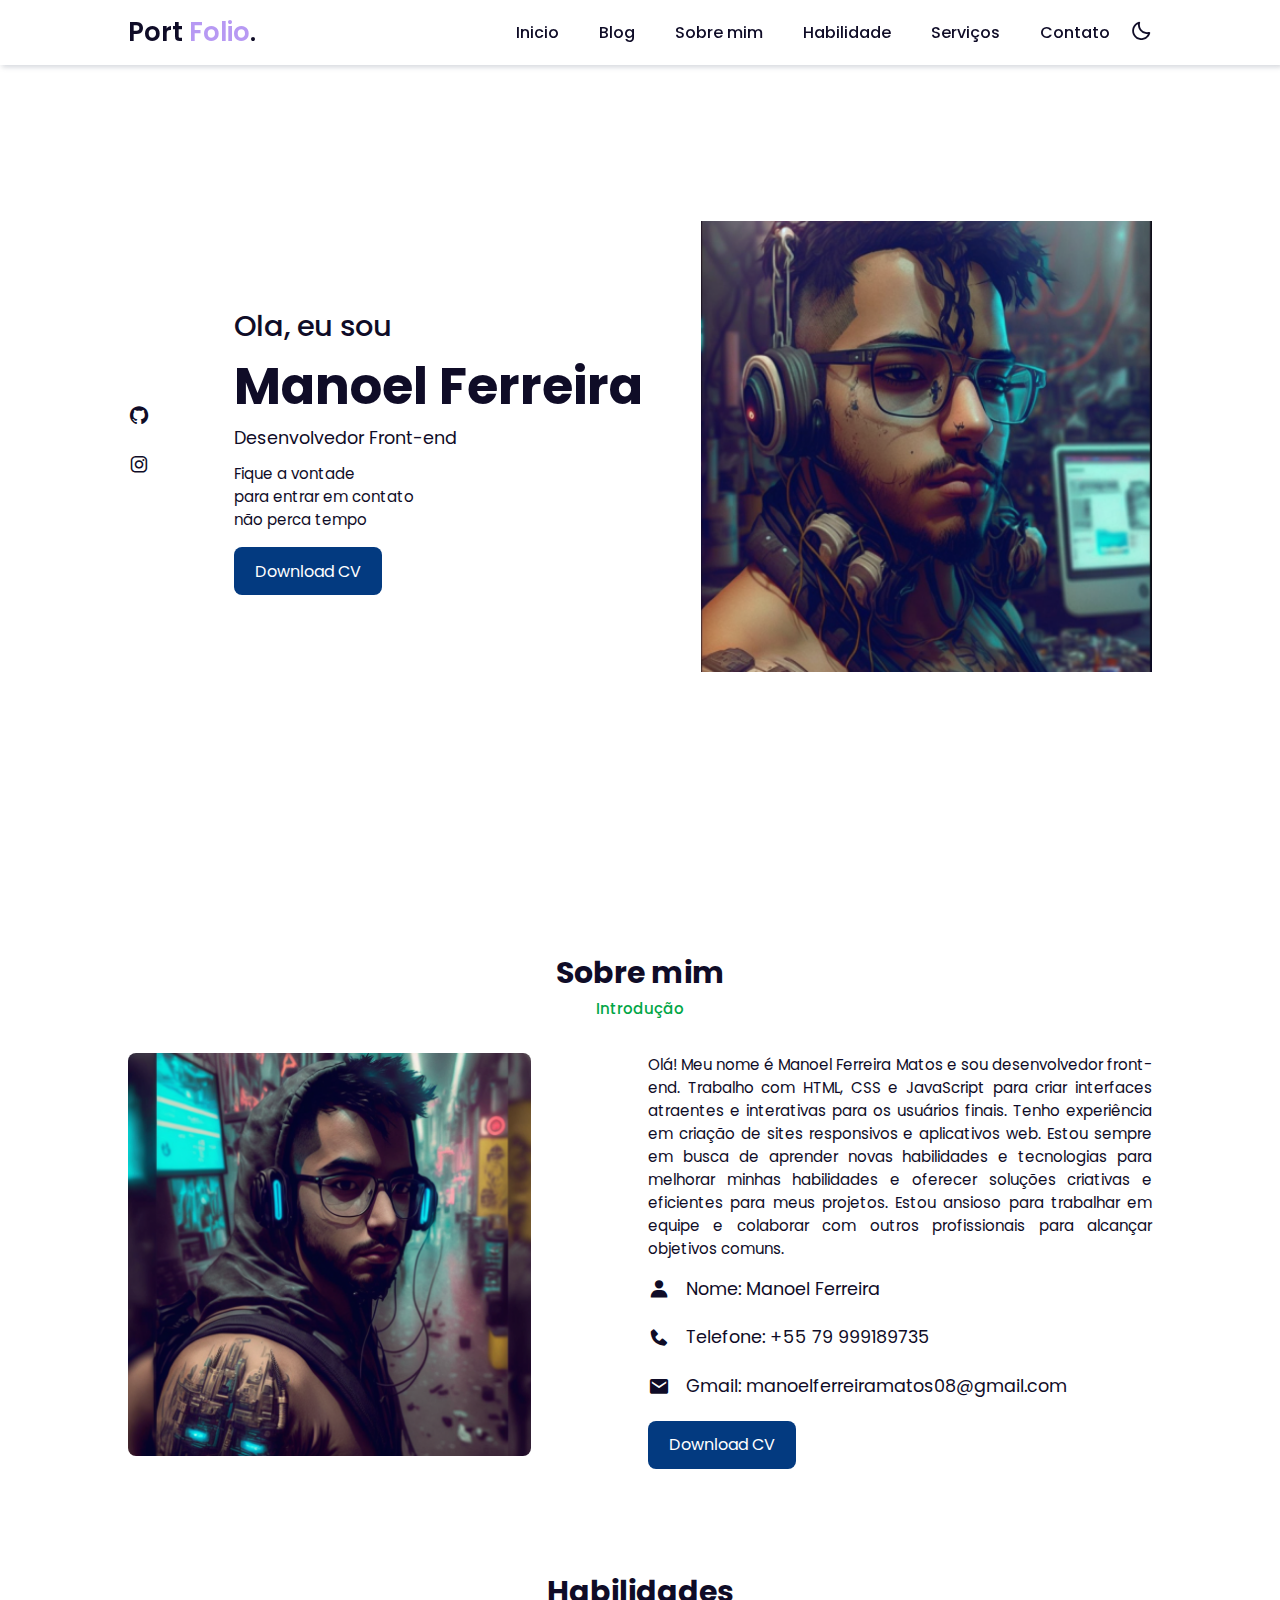
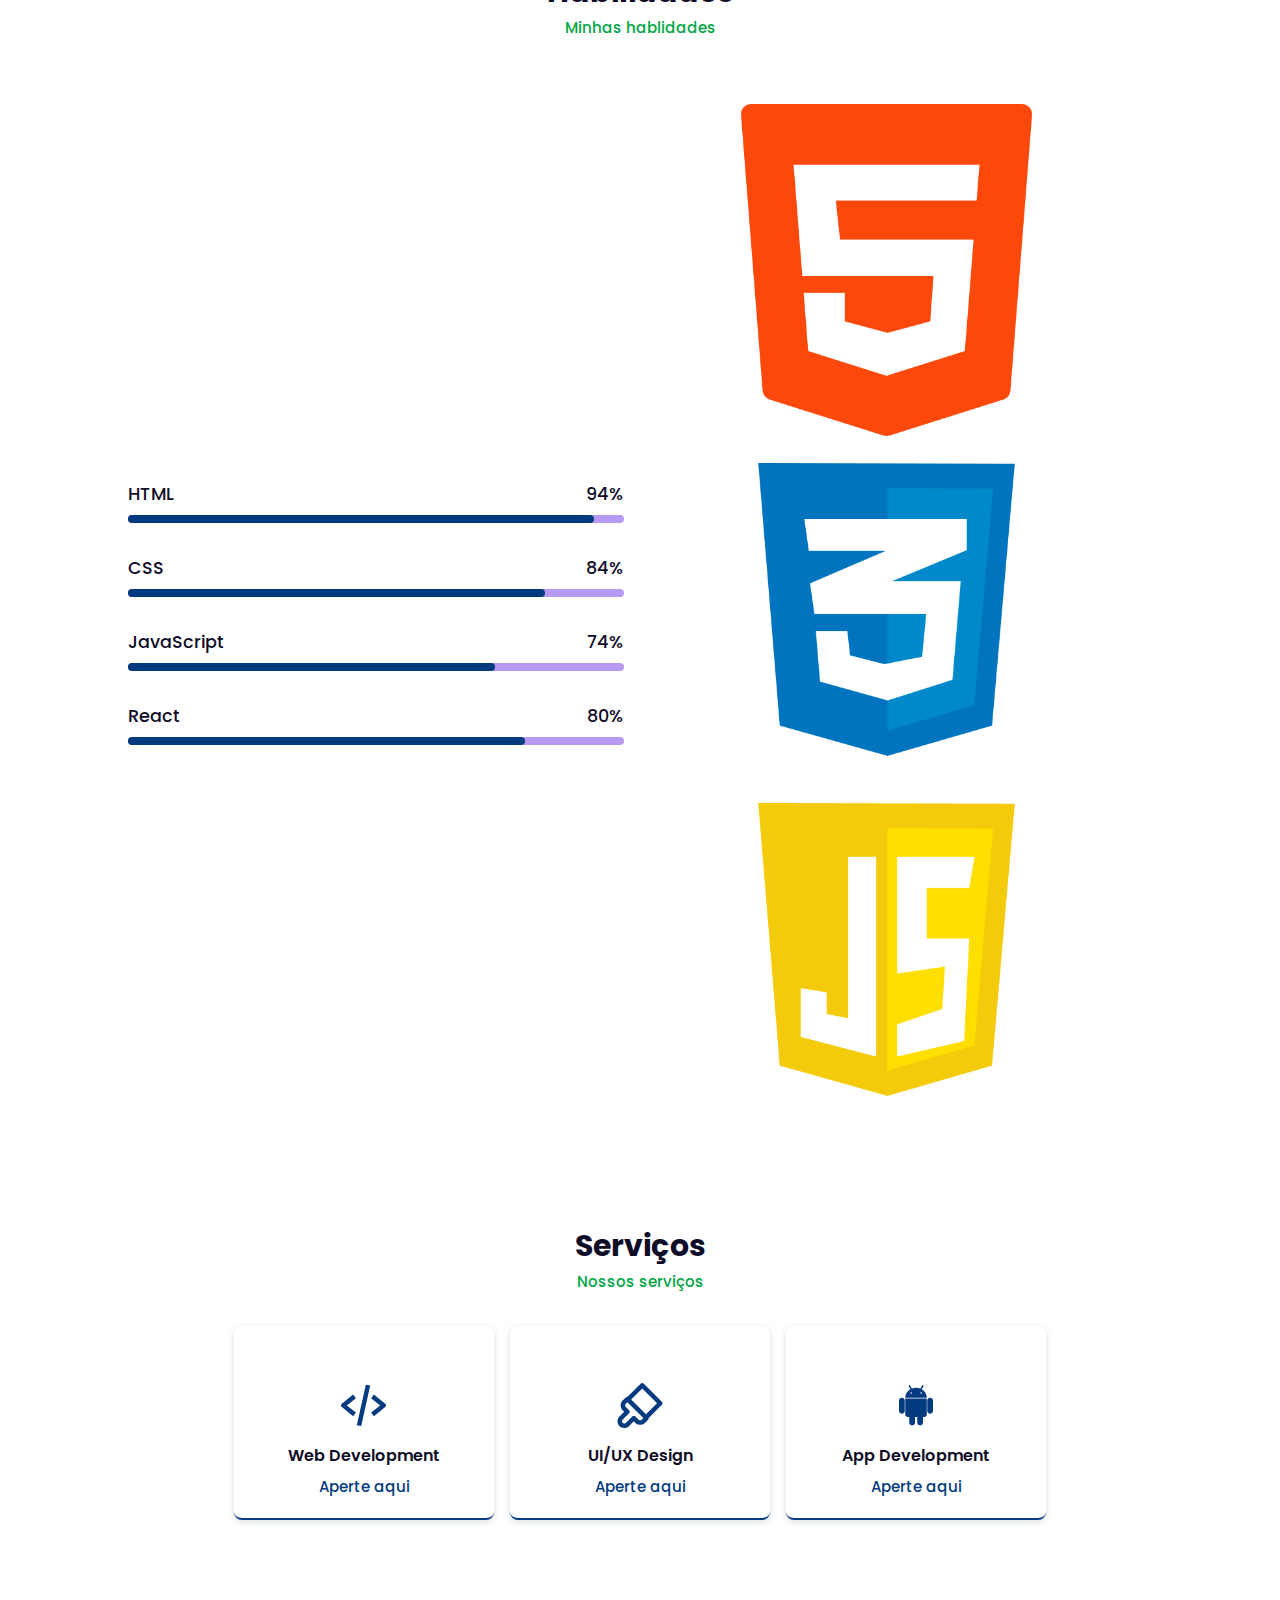
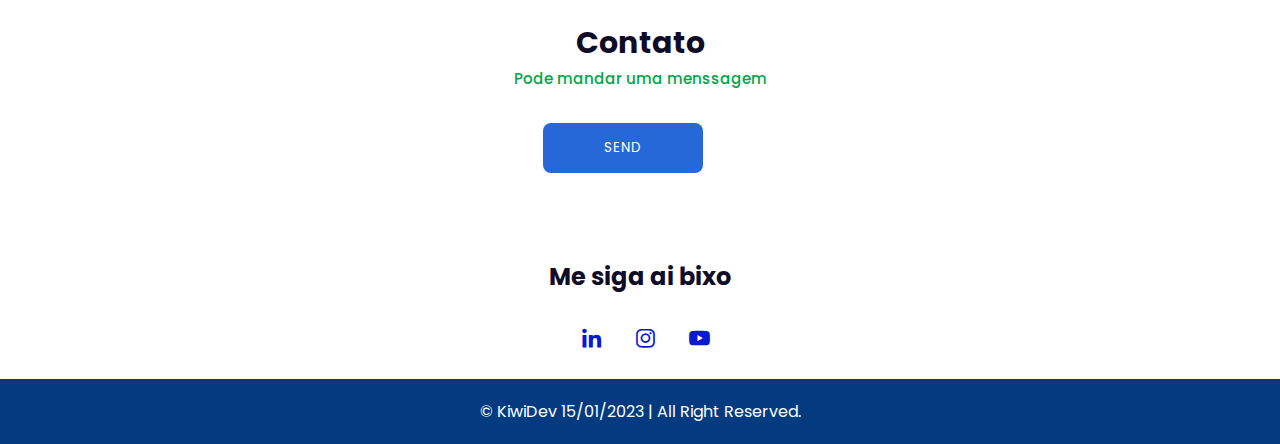
<file: index.html>
<!DOCTYPE html>
<html lang="en">

<head>
    <meta charset="UTF-8">
    <meta http-equiv="X-UA-Compatible" content="IE=edge">
    <meta name="viewport" content="width=device-width, initial-scale=1.0">
    <link rel="icon" type="image/png" sizes="64x64" href="img/kiwiIcon.png">
    <link rel="stylesheet" href="style.css">
    <link rel="stylesheet" href="https://cdn.jsdelivr.net/npm/boxicons@latest/css/boxicons.min.css">
    <title> Portifolio | Manoel Ferreira </title>
</head>

<body>
<!-- Navbar  Section Start -->
<header>
    <a href="#" class="logo">Port <span> Folio</span>.</a>

    <div class="bx bx-menu" id="menu-icon"></div>

    <ul class="navbar">
        <li><a href="#home">Inicio</a></li>
        <li><a href="blog.html">Blog</a></li>
        <li><a href="#about">Sobre mim</a></li>
        <li><a href="#skills">Habilidade</a></li>
        <li><a href="#services">Serviços</a></li>
        <li><a href="#contact">Contato</a></li>
        <div class="bx bx-moon" id="darkmode"></div>
    </ul>
</header>
<!-- Navbar Section End -->
<!-- Home Section Start -->
<section class="home" id="home">
    <div class="social">
        <a href="https://github.com/ManelFer"><i class='bx bxl-github'></i></a>
        <a href="https://www.instagram.com/_manoelfm/"><i class='bx bxl-instagram'></i></a>
    </div>
    <div class="home-img">
        <img src="img/img01.png" alt="">
    </div>
    <div class="home-text">
        <span>Ola, eu sou</span>
        <h1>Manoel Ferreira</h1>
        <h2>Desenvolvedor Front-end</h2>
        <p>Fique a vontade<br> para entrar em contato <br> não perca tempo</p>
        <a href="https://drive.google.com/file/d/1gKf_TnCFci_aaaOXuHgbK2kwzjwiqzv_/view?usp=sharing" class="btn">Download CV</a>
    </div>
</section>
<!-- Home Section End -->
<!-- About Section Start -->

<section class="about" id="about">
    <div class="heading">
        <h2>Sobre mim</h2>
        <span>Introdução</span>
    </div>

    <div class="about-container">
        <div class="about-img">
            <img src="img/eu.png" alt="">
        </div>
        <div class="about-text">
            <p>Olá! Meu nome é Manoel Ferreira Matos e sou desenvolvedor front-end. Trabalho com HTML, CSS e JavaScript para criar interfaces atraentes e interativas para os usuários finais. Tenho experiência em criação de sites responsivos e aplicativos web. Estou sempre em busca de aprender novas habilidades e tecnologias para melhorar minhas habilidades e oferecer soluções criativas e eficientes para meus projetos. Estou ansioso para trabalhar em equipe e colaborar com outros profissionais para alcançar objetivos comuns.</p>
            <div class="information">
                <div class="info-box">
                    <i class='bx bxs-user'></i>
                    <span>Nome: Manoel Ferreira</span>
                </div>

                <div class="info-box">
                    <i class='bx bxs-phone'></i>
                    <span>Telefone: +55 79 999189735</span>
                </div>

                <div class="info-box">
                    <i class='bx bxs-envelope'></i>
                    <span>Gmail: manoelferreiramatos08@gmail.com</span>
                </div>
            </div>
            <a href="https://drive.google.com/file/d/1gKf_TnCFci_aaaOXuHgbK2kwzjwiqzv_/view?usp=sharing" class="btn">Download CV</a>
        </div>
    </div>
</section>
<!-- About Section End -->

<!-- Skills Section Start -->

<section class="skills" id="skills">
    <div class="heading">
        <h2>Habilidades</h2>
        <span>Minhas hablidades</span>
    </div>

    <div class="skills-container">
        <div class="bars">

            <div class="bars-box">
                <h3>HTML</h3>
                <span>94%</span>
                <div class="light-bar"></div>
                <div class="percent-bar html-bar"></div>
            </div>

            <div class="bars-box">
                <h3>CSS</h3>
                <span>84%</span>
                <div class="light-bar"></div>
                <div class="percent-bar css-bar"></div>
            </div>

            <div class="bars-box">
                <h3>JavaScript</h3>
                <span>74%</span>
                <div class="light-bar"></div>
                <div class="percent-bar js-bar"></div>
            </div>

            <div class="bars-box">
                <h3>React</h3>
                <span>80%</span>
                <div class="light-bar"></div>
                <div class="percent-bar react-bar"></div>
            </div>
        </div>
        <div class="skills-img" id="carousel">
            <img src="img/html.png" alt="html">
            <img src="img/css.png" alt="css" >
            <img src="img/js.png" alt="js">
        </div>
    </div>
</section>
<!-- Skills Section End -->
<!-- Services Section Start -->
<section class="services" id="services">
    <div class="heading">
        <h2>Serviços</h2>
        <span>Nossos serviços</span>
    </div>
    <div class="services-content">

        <div class="services-box">
            <i class='bx bx-code-alt'></i>
            <h3>Web Development</h3>
            <a href="https://wa.me/5579999189735?text=Estou%20com%20um%20projeto%20de%20um%20site,%20queria%20saber%20a%20base%20do%20or%C3%A7amento!">Aperte aqui</a>
        </div>

        <div class="services-box">
            <i class='bx bx-brush'></i>
            <h3>UI/UX Design</h3>
            <a href="https://wa.me/5579999189735?text=Estou%20com%20um%20procurando%20um%20UX%20designer%20para%20um%20projeto">Aperte aqui</a>
        </div>

        <div class="services-box">
            <i class='bx bxl-android'></i>
            <h3>App Development</h3>
            <a href="https://wa.me/5579999189735?text=Estou%20com%20um%20projeto%20de%20um%20aplicativo,%20queria%20saber%20a%20base%20do%20or%C3%A7amento?">Aperte aqui</a>
        </div>
    </div>
</section>
<!-- Services Section End -->

<!-- Contact Section Start -->
<section class="contact" id="contact">
    <div class="heading">
        <h2>Contato</h2>
        <span>Pode mandar uma menssagem</span>
    </div>
    <div class="contact-form">
        <form action="">
            <a href="https://wa.me/5579999189735"><input type="button" value="Send" class="contact-button" ></a>
        </form>
    </div>
</section>
<!-- Contact Section End -->
<div class="footer">
    <h2>Me siga ai bixo</h2>
        <div class="footer-social">
            <a href="https://www.linkedin.com/in/manoel-ferreira-matos-65819b185/"><i class='bx bxl-linkedin'></i></a>
            <a href="https://www.instagram.com/_manoelfm/"><i class='bx bxl-instagram'></i></a>
            <a href="https://youtube.com/@Mannoel13"><i class='bx bxl-youtube'></i></a>
        </div>

    </div>

    <div class="copyright">
        <p> © KiwiDev 15/01/2023 | All Right Reserved.</p>
    </div>
<!-- Javascript -->
<script src="script.js"></script>
</body>

</html>
</file>
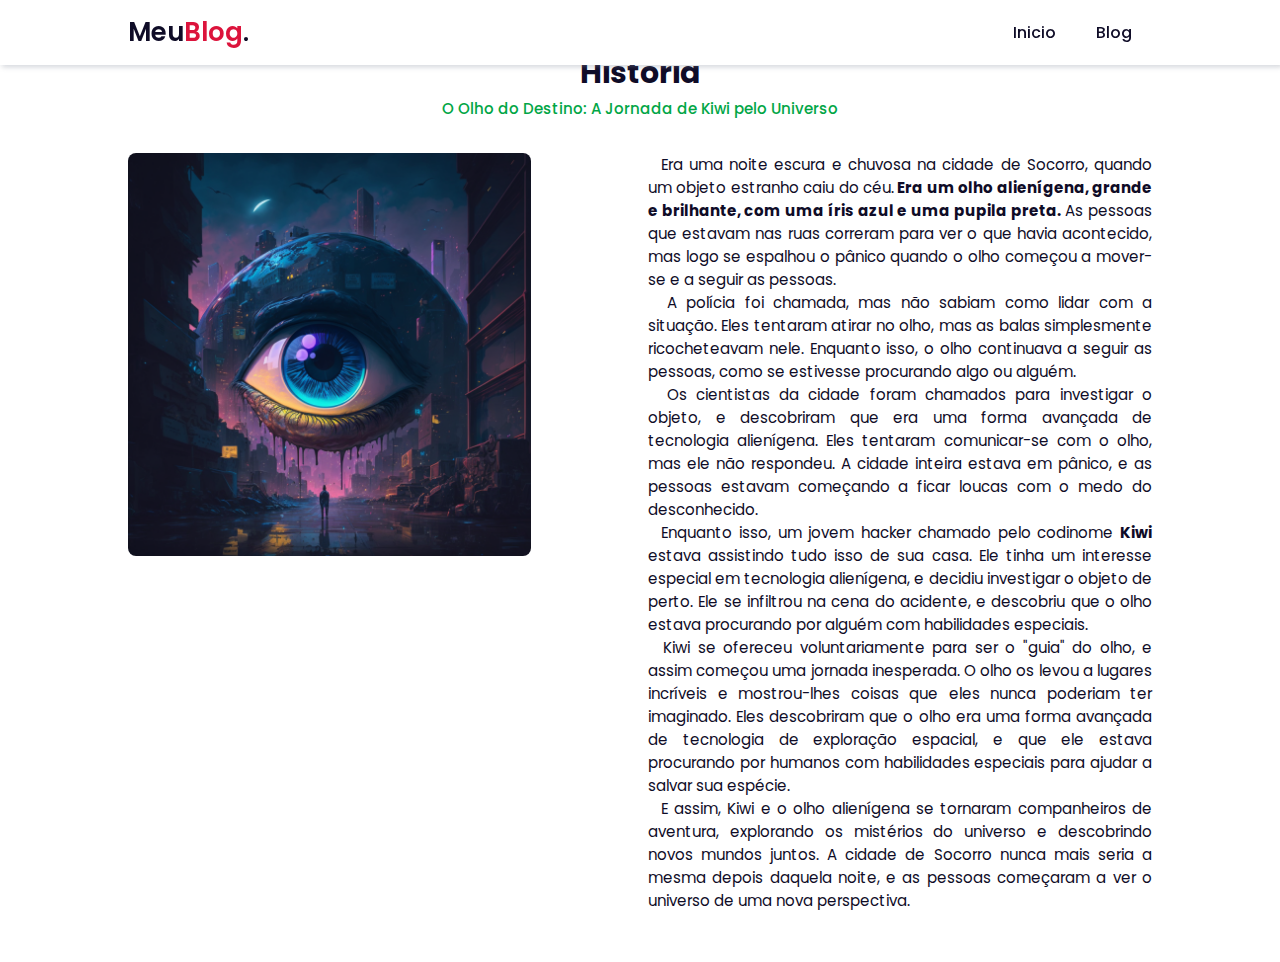
<file: blog.html>
<!DOCTYPE html>
<html lang="pt-br">
<head>
    <meta charset="UTF-8">
    <meta http-equiv="X-UA-Compatible" content="IE=edge">
    <meta name="viewport" content="width=device-width, initial-scale=1.0">
    <link rel="stylesheet" href="blog.css">
    <link rel="icon" type="image/png" sizes="64x64" href="img/kiwiIcon.png">
    <title>Blog</title>
</head>
<body>
<!--navbar-->
    <header>
        <a href="#" class="logo">Meu<span>Blog</span>.</a>

        <div class="bx bx-menu" id="menu-icon"></div>

        <ul class="navbar">
            <li><a href="index.html">Inicio</a></li>
            <li><a href="blog.html">Blog</a></li>
            <div class="bx bx-moon" id="darkmode"></div>
        </ul>
    

    </header>
    <section class="about" id="about">
        <div class="heading">
            <h2>Historia</h2>
            <span>O Olho do Destino: A Jornada de Kiwi pelo Universo</span>
        </div>
    
        <div class="about-container">
            <div class="about-img">
                <img src="img/blog/olho.png" alt="">
            </div>
            <div class="about-text">
                <p>
                   <!--&nbsp é usado para dar espaço--> &nbsp Era uma noite escura e chuvosa na cidade de Socorro, quando um objeto estranho caiu do céu.<strong> Era um olho alienígena, grande e brilhante, com uma íris azul e uma pupila preta.</strong> As pessoas que estavam nas ruas correram para ver o que havia acontecido, mas logo se espalhou o pânico quando o olho começou a mover-se e a seguir as pessoas. <br>

                    &nbsp A polícia foi chamada, mas não sabiam como lidar com a situação. Eles tentaram atirar no olho, mas as balas simplesmente ricocheteavam nele. Enquanto isso, o olho continuava a seguir as pessoas, como se estivesse procurando algo ou alguém. <br>

                    &nbsp Os cientistas da cidade foram chamados para investigar o objeto, e descobriram que era uma forma avançada de tecnologia alienígena. Eles tentaram comunicar-se com o olho, mas ele não respondeu. A cidade inteira estava em pânico, e as pessoas estavam começando a ficar loucas com o medo do desconhecido. <br>

                    &nbsp Enquanto isso, um jovem hacker chamado pelo codinome <strong>Kiwi</strong> estava assistindo tudo isso de sua casa. Ele tinha um interesse especial em tecnologia alienígena, e decidiu investigar o objeto de perto. Ele se infiltrou na cena do acidente, e descobriu que o olho estava procurando por alguém com habilidades especiais. <br>

                    &nbsp Kiwi se ofereceu voluntariamente para ser o "guia" do olho, e assim começou uma jornada inesperada. O olho os levou a lugares incríveis e mostrou-lhes coisas que eles nunca poderiam ter imaginado. Eles descobriram que o olho era uma forma avançada de tecnologia de exploração espacial, e que ele estava procurando por humanos com habilidades especiais para ajudar a salvar sua espécie. <br>

                    &nbsp E assim, Kiwi e o olho alienígena se tornaram companheiros de aventura, explorando os mistérios do universo e descobrindo novos mundos juntos. A cidade de Socorro nunca mais seria a mesma depois daquela noite, e as pessoas começaram a ver o universo de uma nova perspectiva. <br>
                </p>
            </div>
        </div>
    </section>
</body>
</html>
</file>
<file: style.css>
@import url("https://fonts.googleapis.com/css2?family=Poppins:wght@200;300;400;500;600;700&display=swap");

* {
    margin: 0;
    padding: 0;
    box-sizing: border-box;
    list-style: none;
    text-decoration: none;
    scroll-behavior: smooth;
    scroll-padding-top: 2rem;
    font-family: "Poppins", sans-serif;
}

:root {
    --main-color: #033a80;
    --bg-color: #fff;
    --text-color: #0f0c27;
    --hover: hsl(260, 100%, 51%);
    --big-font: 3.2rem;
    --medium-font: 1.8rem;
    --p-font: 0.941rem;
}

section {
    padding: 50px 10%;
}

body.active {
    --text-color: #fff;
    --bg-color: #0f0c27;
}

body {
    background: var(--bg-color);
    color: var(--text-color);
}

*::selection {
    color: var(--bg-color);
    background: var(--main-color);
}

.heading {
    text-align: center;
}

.heading h2 {
    font-size: 30px;
}

.heading span {
    font-size: var(--p-font);
    color: rgb(2, 166, 70);
}

header {
    position: fixed;
    width: 100%;
    top: 0;
    right: 0;
    z-index: 1000;
    display: flex;
    align-items: center;
    justify-content: space-between;
    background: var(--bg-color);
    padding: 13px 10%;
    transition: 0.2s;
    box-shadow: -3px -3px 7px #ffffff73,
        2px 2px 5px rgba(94, 104, 121, 0.288);
}

header.shadow {
    box-shadow: 0 0 4px rgb(14 55 54 / 15%);
}

.logo {
    font-size: 1.61rem;
    font-weight: 600;
    color: var(--text-color);
}

.logo span {
    font-size: 1.61rem;
    font-weight: 600;
    color: hsla(260, 100%, 44%, 0.4);
}

.navbar {
    display: flex;
}

.navbar a {
    font-size: 1rem;
    padding: 10px 20px;
    color: var(--text-color);
    font-weight: 500;
}

.navbar a:hover {
    color: var(--hover);
}

#menu-icon {
    font-size: 24px;
    cursor: pointer;
    z-index: 10001;
    display: none;
}

#darkmode {
    font-size: 22px;
    cursor: pointer;
}

.home {
    position: relative;
    width: 100%;
    min-height: 100vh;
    display: grid;
    grid-template-columns: 0.2fr 1fr 1fr;
    align-items: center;
    gap: 1rem;
}

.home-img {
    order: 3;
}

.home-img img {
    width: 100%;
}

.home-text span {
    font-size: var(--medium-font);
    font-weight: 500;
}

.home-text h1 {
    font-size: var(--big-font);
}

.home-text h2 {
    font-size: 1.1rem;
    font-weight: 400;
}

.home-text p {
    font-size: var(--p-font);
    font-weight: 400;
    margin: 0.7rem 0 1rem;
}

.social {
    display: flex;
    flex-direction: column;
}

.social a {
    margin-bottom: 1rem;
    font-size: 22px;
    color: var(--text-color);
}

.social a:hover {
    color: var(--hover);
}

.btn {
    display: inline-block;
    background: var(--main-color);
    color: #fff;
    padding: 0.7rem 1.3rem;
    border-radius: 0.5rem;
}

.btn:hover {
    background: var(--hover);
}


.about-container {
    display: grid;
    grid-template-columns: repeat(2, 1fr);
    gap: 1rem;
    margin-top: 2rem;
}

.about-img img {
    width: 80%;
    border-radius: 0.5rem;
}

.about-text p {
    font-size: var(--p-font);
    font-weight: 400;
    text-align: justify;
}

.information {
    margin: 1rem 0 1.4rem;
}

.information .info-box {
    display: flex;
    align-items: center;
    margin-bottom: 1.4rem;
}

.information .info-box .bx {
    font-size: 22px;
}

.information .info-box span {
    font-weight: 400;
    margin-left: 1rem;
}

.skills-container {
    display: grid;
    grid-template-columns: repeat(2, 1fr);
    align-items: center;
    gap: 2rem;
    margin-top: 4rem;
}

.skills-img img {
    width: 80%;
    padding-left: 4rem;
    object-position: center;
}

.bars-box {
    position: relative;
    display: flex;
    justify-content: space-between;
    align-items: center;
    padding: 1rem 0;
    margin-bottom: 1rem;
}

.bars-box h3,
span {
    font-size: 1.1rem;
    font-weight: 500;
}

.light-bar {
    position: absolute;
    bottom: 0;
    left: 0;
    width: 100%;
    height: 0.5rem;
    background: hsla(260, 100%, 44%, 0.4);
    border-radius: 0.5rem;
}

.percent-bar {
    position: absolute;
    bottom: 0;
    left: 0;
    height: 0.5rem;
    background: var(--main-color);
    border-radius: 0.5rem;
}

.html-bar {
    width: 94%;
}

.css-bar {
    width: 84%;
}

.js-bar {
    width: 74%;
}

.react-bar {
    width: 80%;
}

.services-content {
    display: grid;
    grid-template-columns: repeat(auto-fit, minmax(200px, auto));
    justify-content: center;
    gap: 1rem;
    margin-top: 2rem;
}

.services-box {
    padding: 20px;
    width: 260px;
    display: flex;
    flex-direction: column;
    align-items: center;
    text-align: center;
    border-radius: 0.5rem;
    border-bottom: 2px solid var(--main-color);
    box-shadow: 0 2px 7px rgb(14 55 54 / 15%);
}

.services-box:hover {
    background-color: #02225a;
}

.services-box h3 {
    font-size: 1rem;
    font-weight: 600;
    margin: 0.7rem 0 0.4rem;
}

.services-box:hover h3 {
    color: #fff;
}

.services-box .bx {
    padding-top: 2rem;
    font-size: 54px;
    color: var(--main-color);
}

.services-box:hover .bx {
    color: #22cf91;
}

.services-box a {
    color: var(--main-color);
    font-size: var(--p-font);
    font-weight: 500;
}

.services-box:hover a {
    color: #8b8a8f;
}

.contact-form {
    display: grid;
    place-items: center;
    margin-top: 2rem;
}

.contact-form form {
    display: flex;
    flex-direction: column;
    width: 650px;
}

form input,
textarea {
    padding: 15px;
    border-radius: 0.5rem;
    width: 100%;
    border: none;
    outline: none;
    background: hsla(260, 100%, 44%, 0.1);
    margin-bottom: 1rem;
    color: var(--text-color);
}

form input::placeholder,
textarea::placeholder {
    color: var(--text-color);
}

form textarea {
    resize: none;
    height: 200px;
}

.contact-button {
    width: 160px;
    cursor: pointer;
    background: #2768d9;
    color: #fff;
    justify-content: center;
    text-transform: uppercase;
    letter-spacing: 1px;
    margin-left: 35%;
}

.contact-button:hover {
    background: var(--hover);
}

.footer {
    display: grid;
    place-items: center;
    padding: 20px;
    color: #000;
}

.footer h2 {
    font-size: 1.5rem;
    margin-bottom: 1.6rem;
    color: var(--text-color)
}

.footer-social a i {
    color: rgb(10, 26, 208);
    font-size: 25px;
    margin-left: 10px;
    text-align: center;
    line-height: 40px;
    background-color: #fff;
    border-radius: 50%;
    width: 40px;
    height: 40px;
}

.copyright {
    padding: 20px;
    background: var(--main-color);
    text-align: center;
    color: #fff;
}

.copyright a {
    color: #22cf91;
}

/* For Mobile */
@media (max-width: 991px) {
    header {
        padding: 18px 4%;
    }

    section {
        padding: 50px 4%;
    }
}

@media (max-width: 881px) {
    :root {
        --big-font: 2.7rem;
        --medium-font: 1.4rem;
    }
}

@media (max-width: 768px) {
    :root {
        --big-font: 2.4rem;
        --medium-font: 1.2rem;
    }

    header {
        padding: 11px 4%;
    }

    #menu-icon {
        display: initial;
        color: var(--text-color);
    }

    header .navbar {
        position: absolute;
        top: -500px;
        left: 0;
        right: 0;
        display: flex;
        flex-direction: column;
        background: var(--bg-color);
        box-shadow: 0 4px 4px rgb(0 0 0 / 10%);
        transition: 0.2s ease;
        text-align: center;
    }

    .navbar.active {
        top: 100%;
    }

    .navbar a {
        padding: 1.5rem;
        display: block;
        background: var(--bg-color);
    }

    #darkmode {
        position: absolute;
        top: 1.4rem;
        right: 2rem;
    }

    .scroll-down {
        display: none;
    }

    .home {
        grid-template-columns: 0.5fr 3fr;
    }

    .home-text {
        grid-column: 1/3;
        padding-left: 1.4rem;
    }

    .home-img {
        order: initial;
    }

    .about-container {
        grid-template-columns: 1fr;
    }

    .about-img {
        display: flex;
        justify-content: center;
    }

    .skills-container {
        grid-template-columns: 1fr;
    }

    .skills-img img {
        padding-left: 0;
    }

    .skills-img {
        padding-top: 2rem;
        display: flex;
        justify-content: center;
    }

    .contact-form form {
        width: 300px;
    }

    .contact-button {
        margin-left: 25%;
    }
}

@media (max-width: 340px) {
    :root {
        --big-font: 1.7rem;
        --medium-font: 1.1rem;
    }

    .home-text span {
        font-size: 1rem;
    }

    .home-text h2 {
        font-size: 0.9rem;
        font-weight: 500;
    }

    .information .info-box span {
        font-size: 1rem;
    }

    .contact-form form {
        width: 300px;
    }

    .contact-button {
        margin-left: 25%;
    }
}
</file>
<file: blog.css>
@import url("https://fonts.googleapis.com/css2?family=Poppins:wght@200;300;400;500;600;700&display=swap");

* {
    margin: 0;
    padding: 0;
    box-sizing: border-box;
    list-style: none;
    text-decoration: none;
    scroll-behavior: smooth;
    scroll-padding-top: 2rem;
    font-family: "Poppins", sans-serif;
}

:root {
    --main-color: #033a80;
    --bg-color: #fff;
    --text-color: #0f0c27;
    --hover: hsl(260, 100%, 51%);
    --big-font: 3.2rem;
    --medium-font: 1.8rem;
    --p-font: 0.941rem;
}

section {
    padding: 50px 10%;
}

body.active {
    --text-color: #fff;
    --bg-color: #0f0c27;
}

body {
    background: var(--bg-color);
    color: var(--text-color);
}

*::selection {
    color: var(--bg-color);
    background: var(--main-color);
}

.heading {
    text-align: center;
}

.heading h2 {
    font-size: 30px;
}

.heading span {
    font-size: var(--p-font);
    color: rgb(2, 166, 70);
}

header {
    position: fixed;
    width: 100%;
    top: 0;
    right: 0;
    z-index: 1000;
    display: flex;
    align-items: center;
    justify-content: space-between;
    background: var(--bg-color);
    padding: 13px 10%;
    transition: 0.2s;
    box-shadow: -3px -3px 7px #ffffff73,
        2px 2px 5px rgba(94, 104, 121, 0.288);
}

header.shadow {
    box-shadow: 0 0 4px rgb(14 55 54 / 15%);
}

.logo {
    font-size: 1.61rem;
    font-weight: 600;
    color: var(--text-color);
}

.logo span {
    font-size: 1.61rem;
    font-weight: 600;
    color: crimson;
}

.navbar {
    display: flex;
}

.navbar a {
    font-size: 1rem;
    padding: 10px 20px;
    color: var(--text-color);
    font-weight: 500;
}

.navbar a:hover {
    color: var(--hover);
}

#menu-icon {
    font-size: 24px;
    cursor: pointer;
    z-index: 10001;
    display: none;
}

#darkmode {
    font-size: 22px;
    cursor: pointer;
}

.home {
    position: relative;
    width: 100%;
    min-height: 100vh;
    display: grid;
    grid-template-columns: 0.2fr 1fr 1fr;
    align-items: center;
    gap: 1rem;
}

.home-img {
    order: 3;
}

.home-img img {
    width: 100%;
}

.home-text span {
    font-size: var(--medium-font);
    font-weight: 500;
}

.home-text h1 {
    font-size: var(--big-font);
}

.home-text h2 {
    font-size: 1.1rem;
    font-weight: 400;
}

.home-text p {
    font-size: var(--p-font);
    font-weight: 400;
    margin: 0.7rem 0 1rem;
}

.social {
    display: flex;
    flex-direction: column;
}

.social a {
    margin-bottom: 1rem;
    font-size: 22px;
    color: var(--text-color);
}

.social a:hover {
    color: var(--hover);
}

.btn {
    display: inline-block;
    background: var(--main-color);
    color: #fff;
    padding: 0.7rem 1.3rem;
    border-radius: 0.5rem;
}

.btn:hover {
    background: var(--hover);
}


.about-container {
    display: grid;
    grid-template-columns: repeat(2, 1fr);
    gap: 1rem;
    margin-top: 2rem;
}

.about-img img {
    width: 80%;
    border-radius: 0.5rem;
}

.about-text p {
    font-size: var(--p-font);
    font-weight: 400;
    text-align: justify;
}

.information {
    margin: 1rem 0 1.4rem;
}

.information .info-box {
    display: flex;
    align-items: center;
    margin-bottom: 1.4rem;
}

.information .info-box .bx {
    font-size: 22px;
}

.information .info-box span {
    font-weight: 400;
    margin-left: 1rem;
}

.skills-container {
    display: grid;
    grid-template-columns: repeat(2, 1fr);
    align-items: center;
    gap: 2rem;
    margin-top: 4rem;
}

.skills-img img {
    width: 80%;
    padding-left: 4rem;
    object-position: center;
}

.bars-box {
    position: relative;
    display: flex;
    justify-content: space-between;
    align-items: center;
    padding: 1rem 0;
    margin-bottom: 1rem;
}

.bars-box h3,
span {
    font-size: 1.1rem;
    font-weight: 500;
}

.light-bar {
    position: absolute;
    bottom: 0;
    left: 0;
    width: 100%;
    height: 0.5rem;
    background: hsla(260, 100%, 44%, 0.4);
    border-radius: 0.5rem;
}

.percent-bar {
    position: absolute;
    bottom: 0;
    left: 0;
    height: 0.5rem;
    background: var(--main-color);
    border-radius: 0.5rem;
}

.html-bar {
    width: 94%;
}

.css-bar {
    width: 84%;
}

.js-bar {
    width: 74%;
}

.react-bar {
    width: 80%;
}

.services-content {
    display: grid;
    grid-template-columns: repeat(auto-fit, minmax(200px, auto));
    justify-content: center;
    gap: 1rem;
    margin-top: 2rem;
}

.services-box {
    padding: 20px;
    width: 260px;
    display: flex;
    flex-direction: column;
    align-items: center;
    text-align: center;
    border-radius: 0.5rem;
    border-bottom: 2px solid var(--main-color);
    box-shadow: 0 2px 7px rgb(14 55 54 / 15%);
}

.services-box:hover {
    background-color: #02225a;
}

.services-box h3 {
    font-size: 1rem;
    font-weight: 600;
    margin: 0.7rem 0 0.4rem;
}

.services-box:hover h3 {
    color: #fff;
}

.services-box .bx {
    padding-top: 2rem;
    font-size: 54px;
    color: var(--main-color);
}

.services-box:hover .bx {
    color: #22cf91;
}

.services-box a {
    color: var(--main-color);
    font-size: var(--p-font);
    font-weight: 500;
}

.services-box:hover a {
    color: #8b8a8f;
}

.contact-form {
    display: grid;
    place-items: center;
    margin-top: 2rem;
}

.contact-form form {
    display: flex;
    flex-direction: column;
    width: 650px;
}

form input,
textarea {
    padding: 15px;
    border-radius: 0.5rem;
    width: 100%;
    border: none;
    outline: none;
    background: hsla(260, 100%, 44%, 0.1);
    margin-bottom: 1rem;
    color: var(--text-color);
}

form input::placeholder,
textarea::placeholder {
    color: var(--text-color);
}

form textarea {
    resize: none;
    height: 200px;
}

.contact-button {
    width: 160px;
    cursor: pointer;
    background: #2768d9;
    color: #fff;
    justify-content: center;
    text-transform: uppercase;
    letter-spacing: 1px;
    margin-left: 35%;
}

.contact-button:hover {
    background: var(--hover);
}

.footer {
    display: grid;
    place-items: center;
    padding: 20px;
    color: #000;
}

.footer h2 {
    font-size: 1.5rem;
    margin-bottom: 1.6rem;
    color: var(--text-color)
}

.footer-social a i {
    color: rgb(10, 26, 208);
    font-size: 25px;
    margin-left: 10px;
    text-align: center;
    line-height: 40px;
    background-color: #fff;
    border-radius: 50%;
    width: 40px;
    height: 40px;
}

.copyright {
    padding: 20px;
    background: var(--main-color);
    text-align: center;
    color: #fff;
}

.copyright a {
    color: #22cf91;
}

/* For Mobile */
@media (max-width: 991px) {
    header {
        padding: 18px 4%;
    }

    section {
        padding: 50px 4%;
    }
}

@media (max-width: 881px) {
    :root {
        --big-font: 2.7rem;
        --medium-font: 1.4rem;
    }
}

@media (max-width: 768px) {
    :root {
        --big-font: 2.4rem;
        --medium-font: 1.2rem;
    }

    header {
        padding: 11px 4%;
    }

    #menu-icon {
        display: initial;
        color: var(--text-color);
    }

    header .navbar {
        position: absolute;
        top: -500px;
        left: 0;
        right: 0;
        display: flex;
        flex-direction: column;
        background: var(--bg-color);
        box-shadow: 0 4px 4px rgb(0 0 0 / 10%);
        transition: 0.2s ease;
        text-align: center;
    }

    .navbar.active {
        top: 100%;
    }

    .navbar a {
        padding: 1.5rem;
        display: block;
        background: var(--bg-color);
    }

    #darkmode {
        position: absolute;
        top: 1.4rem;
        right: 2rem;
    }

    .scroll-down {
        display: none;
    }

    .home {
        grid-template-columns: 0.5fr 3fr;
    }

    .home-text {
        grid-column: 1/3;
        padding-left: 1.4rem;
    }

    .home-img {
        order: initial;
    }

    .about-container {
        grid-template-columns: 1fr;
    }

    .about-img {
        display: flex;
        justify-content: center;
    }

    .skills-container {
        grid-template-columns: 1fr;
    }

    .skills-img img {
        padding-left: 0;
    }

    .skills-img {
        padding-top: 2rem;
        display: flex;
        justify-content: center;
    }

    .contact-form form {
        width: 300px;
    }

    .contact-button {
        margin-left: 25%;
    }
}

@media (max-width: 340px) {
    :root {
        --big-font: 1.7rem;
        --medium-font: 1.1rem;
    }

    .home-text span {
        font-size: 1rem;
    }

    .home-text h2 {
        font-size: 0.9rem;
        font-weight: 500;
    }

    .information .info-box span {
        font-size: 1rem;
    }

    .contact-form form {
        width: 300px;
    }

    .contact-button {
        margin-left: 25%;
    }
}
</file>
